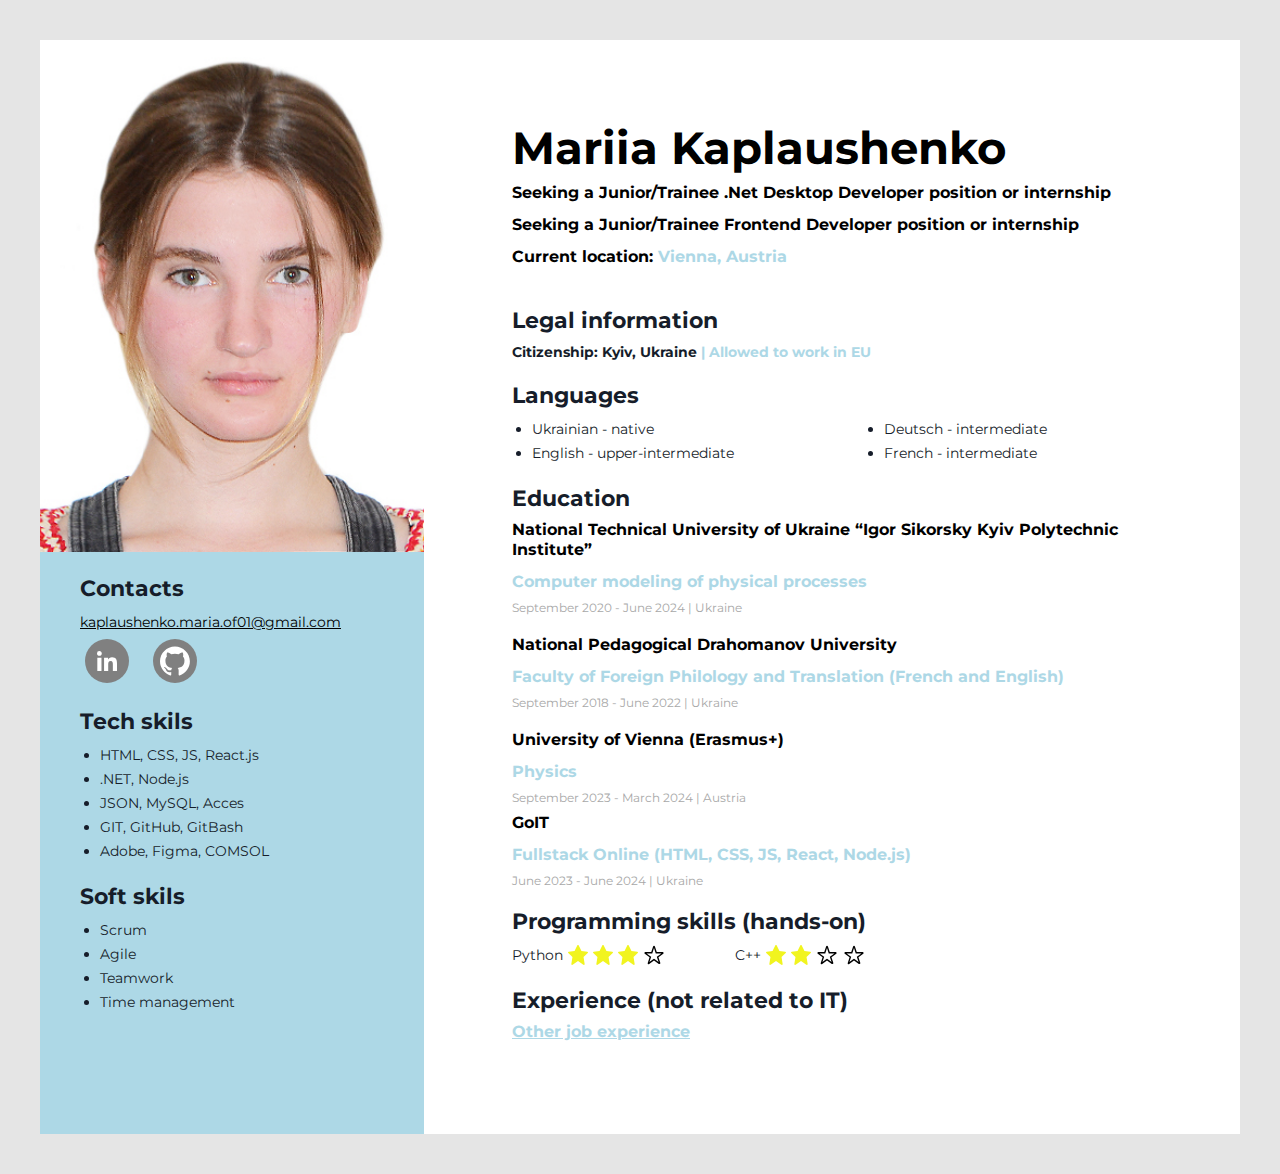
<file: index.html>
<!DOCTYPE html>
<html lang="en">
<head>
    <meta charset="UTF-8">
    <meta http-equiv="X-UA-Compatible" content="IE=edge">
    <meta name="viewport" content="width=device-width, initial-scale=1.0">

    <link rel="preconnect" href="https://fonts.googleapis.com">
    <link rel="preconnect" href="https://fonts.gstatic.com" crossorigin>
    <link href="https://fonts.googleapis.com/css2?family=Montserrat:wght@400;700&display=swap" rel="stylesheet">

    <link rel="stylesheet" href="./css/reset.css">
    <link rel="stylesheet" href="./css/styles.css">
    <title>First project</title>

</head>
<body>
    <div class = "wrapper">
    <!-- Main content -->
    <div class="main-content">    
     <!-- About me -->
        <div class = "about-me">
        <h1 class="my-name">Mariia Kaplaushenko </h1>
        <p class="my-underheads">Seeking a Junior/Trainee .Net Desktop Developer position or internship</p>
        <p class = "my-underheads">Seeking a Junior/Trainee Frontend Developer position or internship</p>

        <b class="my-underheads">Current location: </b> <span class="bluetext">Vienna, Austria</span>
        </div>
            <div class="company-container">
                <h4 class="my-heads">Legal information</h4>
                <h5 class="underheads2">Citizenship: Kyiv, Ukraine <span class="bluetextallow">| Allowed to work in EU</span></h5>
            </div>

    <!-- Languages -->
     <div class="project-container">
        <h3 class="my-heads">Languages</h3>
        <ol class="skills-list-lang">
            <div>
                <li class="skills-item"> Ukrainian - native</li>
                <li class="skills-item">English - upper-intermediate </li>
                
            </div>
            <div>

                
                <li class="skills-item"> Deutsch - intermediate</li>
                </span>
                <li class="skills-item"> French - intermediate</li>
                </span>
            </div>
        </ol>
     </div>



     <!-- Work exp -->
       
    <!-- Education -->
    <div class="project-container">
        <h3 class="my-heads">Education</h3>
        <div class="project-container">
            <h4 class="my-underheads">National Technical University of Ukraine
            “Igor Sikorsky Kyiv Polytechnic Institute”</h4>
            <h5 class="bluetext">Computer modeling of physical processes</h5>
            <p class="my-dates">September 2020 - June 2024   |   Ukraine</p>
        </div>
        <div class="project-container">
            <h4 class="my-underheads">National Pedagogical Drahomanov University</h4>
            <h5 class="bluetext">Faculty of Foreign Philology and Translation (French and English)</h5>
            <p class="my-dates">September 2018 - June 2022 | Ukraine</p>
        </div>
    </div >

    <!-- go-it -->
    <div class = "project-container">
        <h4 class="my-underheads">University of Vienna (Erasmus+)</h4>
        <h5 class="bluetext">Physics</h5>
        <p class="my-dates">September 2023 - March 2024 | Austria</p>
        <h4 class="my-underheads"> GoIT</h4>
        <h5 class="bluetext">Fullstack Online (HTML, CSS, JS, React, Node.js)</h5>
        <p class="my-dates">June 2023 - June 2024   |   Ukraine  </p>

 
    </div>
    <div class="project-container">
        <h3 class="my-heads">Programming skills (hands-on)</h3>
        <ol class="skills-list-skill">
            <div>
                <li class="skills-item team-stars-lang">Python 
                    <div class="team-stars">
                        <img src="./images/staryel.svg" alt="stary" class="team-star"  width="20" height="20">
                        <img src="./images/staryel.svg" alt="stary" class="team-star" width="20" height="20">
                        <img src="./images/staryel.svg" alt="stary" class="team-star" width="20" height="20">
                        <img src="./images/star2.svg" alt="stary" class="team-star" width="22" height="22">
                    </div>
                </li>
                
            </div>
            <div>
                <li class="skills-item team-stars-lang">C++
                    <div class="team-stars">
                        <img src="./images/staryel.svg" alt="stary" class="team-star" width="20" height="20">
                        <img src="./images/staryel.svg" alt="stary" class="team-star" width="20" height="20">
                        <img src="./images/star2.svg" alt="stary" class="team-star" width="22" height="22">
                        <img src="./images/star2.svg" alt="stary" class="team-star" width="22" height="22">
                    </div>
                </li>
            </div>

        </ol>
    </div>


    <div company-container>
        <h4 class="my-heads"> Experience (not related to IT)</h4>
        <h5 class="my-underheads"><a class="bluetext " href="./other.html">Other job experience</a></h5>
    </div>

    
        
    </div>

    <!-- Sidebar -->
    <aside class="sidebar">
        <img class="my-photo" src="./images/DSC_1534.JPG" alt="My photo" width="384">
       <div class="sidebar-content-it">
        <!-- Contacts -->
        <div class="contacts-container">
            
            <h3 class="my-heads">Contacts</h3>
                <ul>
                    <li class="my-item"><a class="contacts-link" href="mailto:mkaplaushenko@gmail.com">kaplaushenko.maria.of01@gmail.com</a></li>
                    <div class="team-social-list list">
                        <li class="team-social-item">
                            <a class="team-social-link link" href="https://www.linkedin.com/in/mariia-kaplaushenko-b23751291/">
                            <svg class="team-social-icon" width="20" height="20">
                                <use href="./images/icons.svg#icon-linkedin"></use>
                            </svg>
                            </a>
                        </li>
                        <li class="team-social-item">
                            <a class="team-social-link link" href="https://github.com/Mariia2308">
                                <img src="./images/github-icon-1-logo-svgrepo-com.svg" class="team-social-icon-git"  width="30" height="30">
                            </a>
                        </li>
                    </div>
                </ul>

        </div>
        <!-- Tech skils -->
        <div class="contacts-container">
            <h3 class="my-heads">Tech skils</h3>
            <ul class = "skills-list ">
                <li class="skills-item">HTML, CSS, JS, React.js</li>
                <li class="skills-item"> .NET, Node.js</li>
                <li class="skills-item"> JSON, MySQL, Acces</li>
                <li class="skills-item"> GIT, GitHub, GitBash</li>
                <li class="skills-item"> Adobe, Figma, COMSOL</li>
                
                

            </ul>
        </div>
        <!-- Soft skils -->
        <div>
            <h3 class="my-heads">Soft skils</h3>
            <ul class="skills-list">
                <li class="skills-item">Scrum</li>
                <li class="skills-item">Agile</li>
                <li class="skills-item">Teamwork</li>
                <li class="skills-item">Time management</li>
                

            </ul>
        </div>


    </aside>
</div>
</body>
</html>
</file>
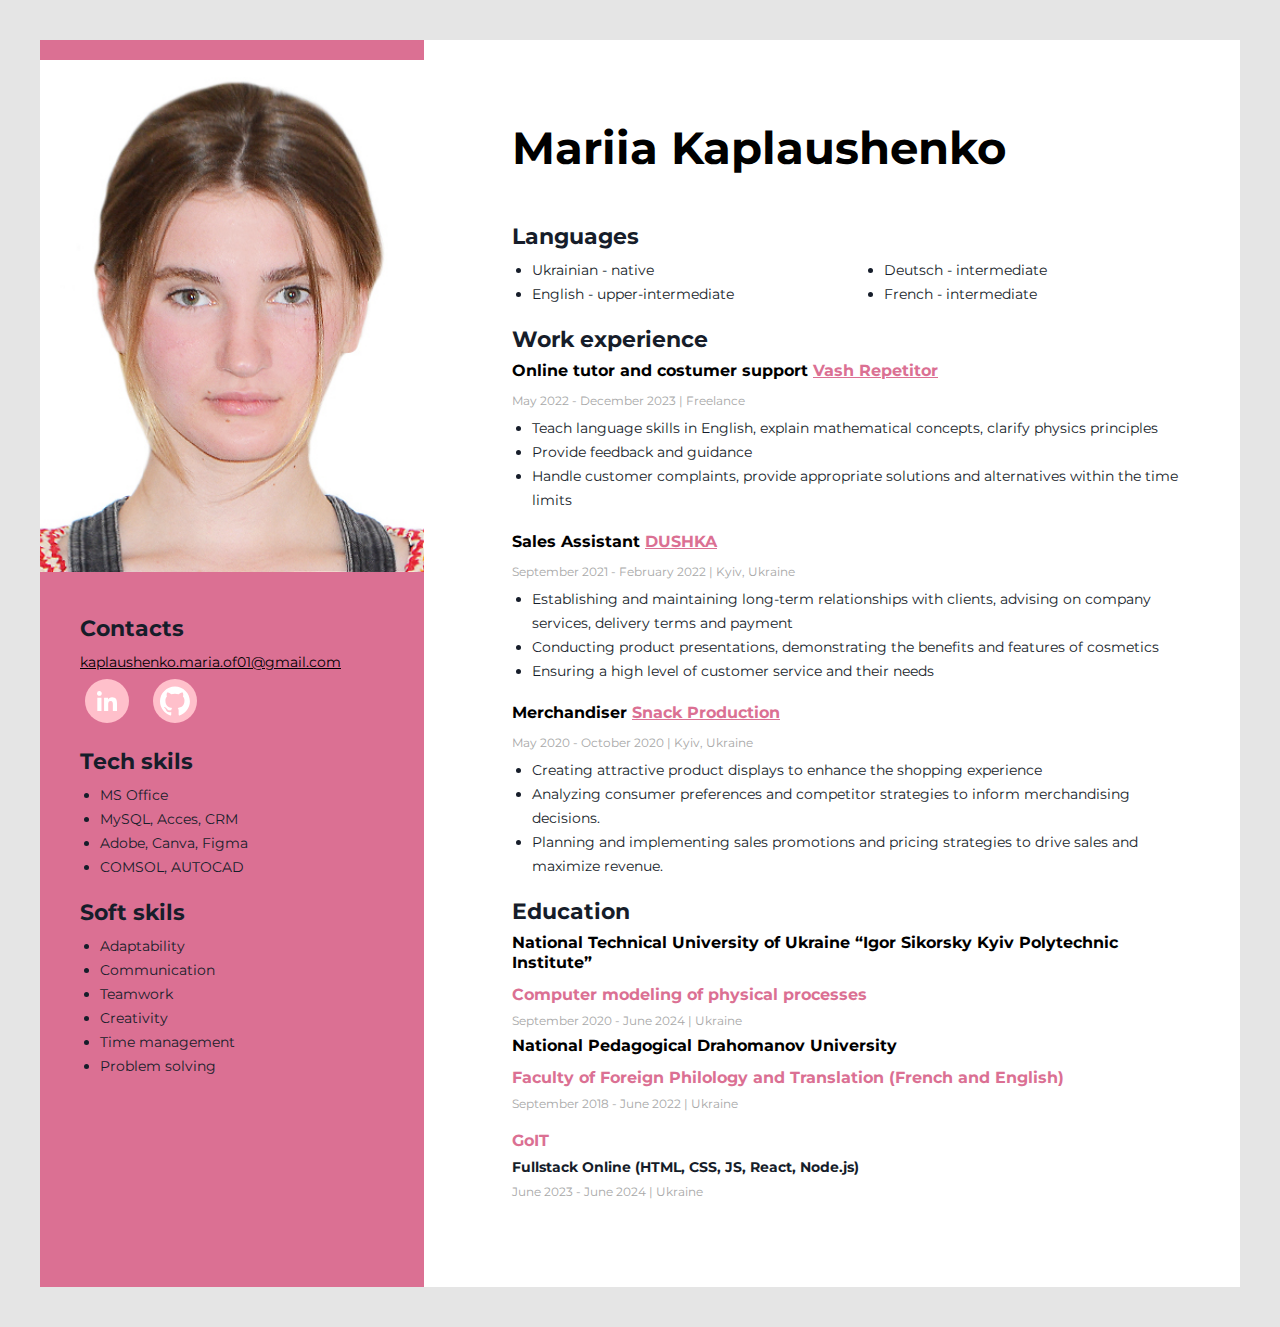
<file: other.html>
<!DOCTYPE html>
<html lang="en">

<head>
    <meta charset="UTF-8">
    <meta http-equiv="X-UA-Compatible" content="IE=edge">
    <meta name="viewport" content="width=device-width, initial-scale=1.0">

    <link rel="preconnect" href="https://fonts.googleapis.com">
    <link rel="preconnect" href="https://fonts.gstatic.com" crossorigin>
    <link href="https://fonts.googleapis.com/css2?family=Montserrat:wght@400;700&display=swap" rel="stylesheet">

    <link rel="stylesheet" href="./css/reset.css">
    <link rel="stylesheet" href="./css/styles.css">
    <title>First project</title>

</head>

<body>
    <div class="wrapper">
        <!-- Main content -->
        <div class="main-content">
            <!-- About me -->
            <div class="about-me">


                <h1 class="my-name">Mariia Kaplaushenko</h1>
                <p class="my-summary"> </p>
            </div>

            <!-- Languages -->
            <div class="project-container">
                <h3 class="my-heads">Languages</h3>
                <ol class="skills-list-lang">
                    <div>
                        <li class="skills-item"> Ukrainian - native</li>
                        <li class="skills-item">English - upper-intermediate </li>
                
                    </div>
                    <div>
                
                
                        <li class="skills-item"> Deutsch - intermediate</li>
                        </span>
                        <li class="skills-item"> French - intermediate</li>
                        </span>
                    </div>
                </ol>
            </div>


            <!-- Work exp -->
            <div class="project-container">
                <h3 class="my-heads">Work experience</h3>
                <!-- Company 3 -->
                <div class="company-container">
                    <h4 class="my-underheads">Online tutor and costumer support <a class="bluetextaccent"
                            href="https://repetitor.org.ua/">Vash Repetitor</a>
                    </h4>
                    <p class="my-dates">May 2022 - December 2023 | Freelance</p>
                    <ul class="skills-list">
                        <li class="skills-item">Teach language skills in English, explain mathematical concepts, сlarify
                            physics principles </li>
                        <li class="skills-item">Provide feedback and guidance</li>
                        <li class="skills-item">Handle customer complaints, provide appropriate solutions and
                            alternatives within the time limits</li>
                    </ul>

                </div>

                <!-- Company 1 -->
                <div class="company-container">
                    <h4 class="my-underheads">Sales Assistant <a class="bluetextaccent" href="https://dushka.ua/">
                            DUSHKA </a></h4>
                    <p class="my-dates">September 2021 - February 2022 | Kyiv, Ukraine </p>
                    <ul class="skills-list">
                        <li class="skills-item">Establishing and maintaining long-term relationships with clients,
                            advising on company
                            services, delivery terms and payment</li>
                        <li class="skills-item">Conducting product presentations, demonstrating the benefits and
                            features of cosmetics</li>
                        <li class="skills-item">Ensuring a high level of customer service and their needs </li>
                    </ul>
                </div>
                <!-- Company 2 -->
                <div class="company-container">
                    <h4 class="my-underheads">Merchandiser <a class="bluetextaccent"
                            href="https://www.snackproduction.com.ua/ua"> Snack
                            Production </a></h4>
                    <p class="my-dates">May 2020 - October 2020 | Kyiv, Ukraine</p>
                    <ul class="skills-list">
                        <li class="skills-item">Creating attractive product displays to enhance the shopping experience
                        </li>
                        <li class="skills-item">Analyzing consumer preferences and competitor strategies to inform
                            merchandising
                            decisions.</li>
                        <li class="skills-item">Planning and implementing sales promotions and pricing strategies to
                            drive sales and
                            maximize revenue.</li>

                    </ul>
                </div>


            </div>
            <!-- Education -->
            <div class="company-container">
                <h3 class="my-heads">Education</h3>
                <h4 class="my-underheads">National Technical University of Ukraine
                    “Igor Sikorsky Kyiv Polytechnic Institute”</h4>
                <h5 class="bluetextaccent">Computer modeling of physical processes</h5>
                <p class="my-dates">September 2020 - June 2024 | Ukraine</p>

                <h4 class="my-underheads">National Pedagogical Drahomanov University</h4>
                <h5 class="bluetextaccent">Faculty of Foreign Philology and Translation (French and English)</h5>
                <p class="my-dates">September 2018 - June 2022 | Ukraine</p>


            </div>
            <!-- go-it -->
            <div company-container>
                <h4 class="bluetextaccent"> GoIT</h4>
                <h5 class="underheads2">Fullstack Online (HTML, CSS, JS, React, Node.js)</h5>
                <p class="my-dates">June 2023 - June 2024 | Ukraine </p>


            </div>

        </div>

        <!-- Sidebar -->
        <aside class="sidebarother">
            <img class="my-photo" src="./images/DSC_1534.JPG" alt="My photo" width="384">
            <div class="sidebar-content">
                <!-- Contacts -->
        <div class="contacts-container">
            <h3 class="my-heads"> Contacts</h3>
            <ul>
                <li class="my-item"><a class="contacts-link"
                        href="mailto:mkaplaushenko@gmail.com">kaplaushenko.maria.of01@gmail.com</a></li>
                <div class="team-social-list list">
                    <li class="team-social-item">
                        <a class="team1-social-link link" href="https://www.linkedin.com/in/mariia-kaplaushenko-b23751291/">
                            <svg class="team-social-icon" width="20" height="20">
                                <use href="./images/icons.svg#icon-linkedin"></use>
                            </svg>
                        </a>
                    </li>
                    <li class="team-social-item">
                        <a class="team1-social-link link" href="https://github.com/Mariia2308">
                            <img src="./images/github-icon-1-logo-svgrepo-com.svg" class="team-social-icon-git" width="30"
                                height="30">
                        </a>
                    </li>
                </div>
            </ul>
        
        </div>
                <!-- Tech skils -->
                <div class="contacts-container">
                    <h3 class="my-heads">Tech skils</h3>
                    <ul class="skills-list ">
                        <li class="skills-item">MS Office</li>
                        <li class="skills-item">MySQL, Acces, CRM</li>
                        <li class="skills-item"> Adobe, Canva, Figma</li>
                        <li class="skills-item"> COMSOL, AUTOCAD</li>
                    </ul>
                </div>
                <!-- Soft skils -->
                <div>
                    <h3 class="my-heads">Soft skils</h3>
                    <ul class="skills-list">
                        <li class="skills-item">Adaptability</li>
                        <li class="skills-item">Communication</li>
                        <li class="skills-item">Teamwork</li>
                        <li class="skills-item">Creativity</li>
                        <li class="skills-item">Time management</li>
                        <li class="skills-item">Problem solving</li>

                    </ul>
                </div>


        </aside>
    </div>





</body>

</html>
</file>
<file: css/styles.css>
body{
    padding-left: 40px;
    padding-top: 40px;
    padding-bottom: 40px;
    padding-right: 40px;
    background: #E5E5E5;
    font-family: 'Montserrat', sans-serif;
}


.my-heads{
    font-style: normal;
    font-weight: 700;
    font-size: 22px;
    line-height: 27px;
    color: #161D2A;
    margin-bottom: 8px;
}

.my-underheads{
    font-style: normal;
    font-weight: 700;
    font-size: 16px;
    line-height: 20px;
    margin-bottom: 12px; 
}

.bluetextaccent{
    color: lightgreen;
}


.bluetext{
    font-style: normal;
    font-weight: 700;
    font-size: 16px;
    line-height: 20px;

    color: lightblue;
    margin-bottom: 8px;
}

.bluetextaccent {
    font-style: normal;
    font-weight: 700;
    font-size: 16px;
    line-height: 20px;

    color: palevioletred;
    margin-bottom: 8px;
}

.bluetextallow{
    font-style: normal;
    font-weight: 700;
    font-size: 14px;
    line-height: 20px;

    color: lightblue;
    margin-bottom: 8px;

}
.underheads2{
    font-style: normal;
    font-weight: 700;
    font-size: 14px;
    line-height: 17px;
    color: #161D2A;
    margin-bottom: 8px;
}

.my-dates{
    font-style: normal;
    font-weight: 400;
    font-size: 12px;
    line-height: 15px;
    color: #A8A8A8;
    margin-bottom: 8px;
}

.my-summary{
    font-style: normal;
    font-weight: 400;
    font-size: 14px;
    line-height: 24px;
    
    color: #595959;
}

.my-name{
    font-style: normal;
    font-weight: 700;
    font-size: 45px;
    line-height: 55px;
    margin-bottom: 8px;
}
.about-me{
    padding-bottom: 40px;
}
.main-content{
    padding-left: 88px;
    padding-top: 80px;
    padding-bottom: 80px;
    padding-right: 40px;
}
.wrapper{
    display: flex;
    flex-direction: row-reverse;
    background: #FFFFFF;
    width: 1200px;
    margin: auto;
}

.sidebar{background: lightblue;
    padding-bottom: 40px;

}

.sidebarother {
    background: palevioletred;
    padding-bottom: 40px;
    padding-top: 20px;
}

.sidebar-content{
    padding-top: 40px;
    padding-left: 40px;
    padding-right: 80px;

}

.sidebar-content-it{
    padding-top: 20px;
    padding-left: 40px;
    padding-right: 80px;
    padding-bottom: 20px;

}

.my-item{
    font-style: normal;
    font-weight: 700;
    font-size: 14px;
    line-height: 24px;
    color: #161D2A;
}

.team-social-list {
    display: flex;
    justify-content: flex-start;
    gap: 24px;
    align-items: center;
    padding: 5px;

    list-style: none;
}

.team-social-item {
    width: 44px;
    height: 44px;
}

.team-social-link {
    display: block;

    width: 44px;
    height: 44px;
    border-radius: 50%;

    color: white;
    background-color: gray;

    transition: background-color 250ms cubic-bezier(0.4, 0, 0.2, 1),
        color 250ms cubic-bezier(0.4, 0, 0.2, 1);
}

.team-social-link:hover,
.team-social-link:focus {
    color: #ffffff;
    background-color: lightgray;
}

.team1-social-link {
    display: block;

    width: 44px;
    height: 44px;
    border-radius: 50%;

    color: white;
    background-color: pink;

    transition: background-color 250ms cubic-bezier(0.4, 0, 0.2, 1),
        color 250ms cubic-bezier(0.4, 0, 0.2, 1);
}

.team1-social-link:hover,
.team1-social-link:focus {
    color: #ffffff;
    background-color: lightcoral;
}

.team-social-icon {
    margin: 12px;
    fill: currentColor;
}

.project-item{
    font-style: normal;
    font-weight: 700;
    font-size: 14px;
    line-height: 24px;
    color: #161D2A;
    list-style: decimal;
}
.skills-list-lang{
    padding-left: 20px;
    display: flex;
    gap: 150px;
}

.skills-list-skill{

        display: flex;
        gap: 70px;
}

.contacts-link{
    font-style: normal;
    font-weight: 400;
    font-size: 14px;
    line-height: 24px;
    text-decoration-line: underline;
    color: black;
}

.projects-tech{
    font-style: normal;
    font-weight: 400;
    font-size: 14px;
    line-height: 24px;
    color:#161D2A;
}

.team-stars{
    display: flex;
    flex-direction:row;
    align-items: center;
    gap: 5px;
}

.team-stars-lang {
    display: flex;
    flex-direction: row;
    align-items: center;
    gap: 5px;
}




.skills-item{
    font-style: normal;
    font-weight: 400;
    font-size: 14px;
    line-height: 24px;
    color:#161D2A;
    list-style: disc;
}
.skills-list{
    padding-left: 20px;
}

.team-social-icon-git{
    margin: 7px;
}




.contacts-container{
    margin-bottom: 20px;
}

.project-container{
    margin-bottom: 20px;
}

.company-container{
    margin-bottom: 20px;
}
</file>
